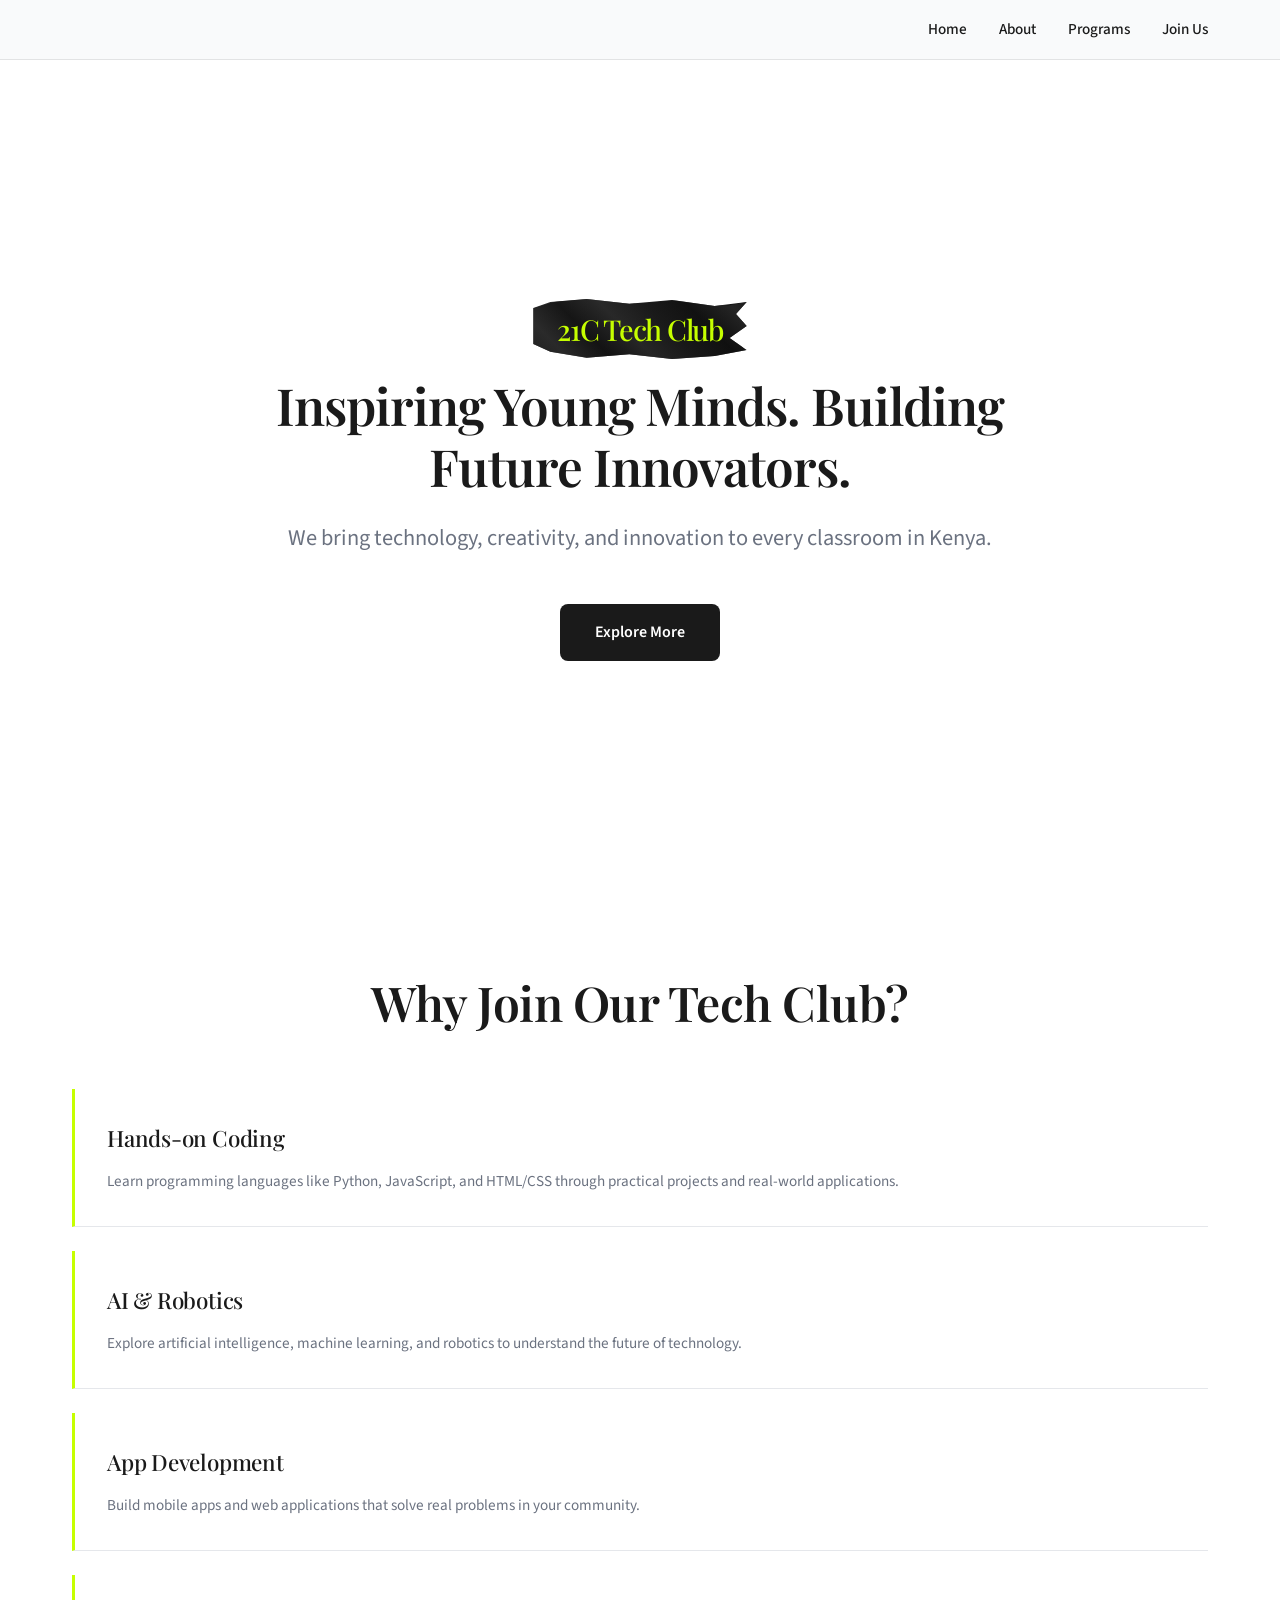
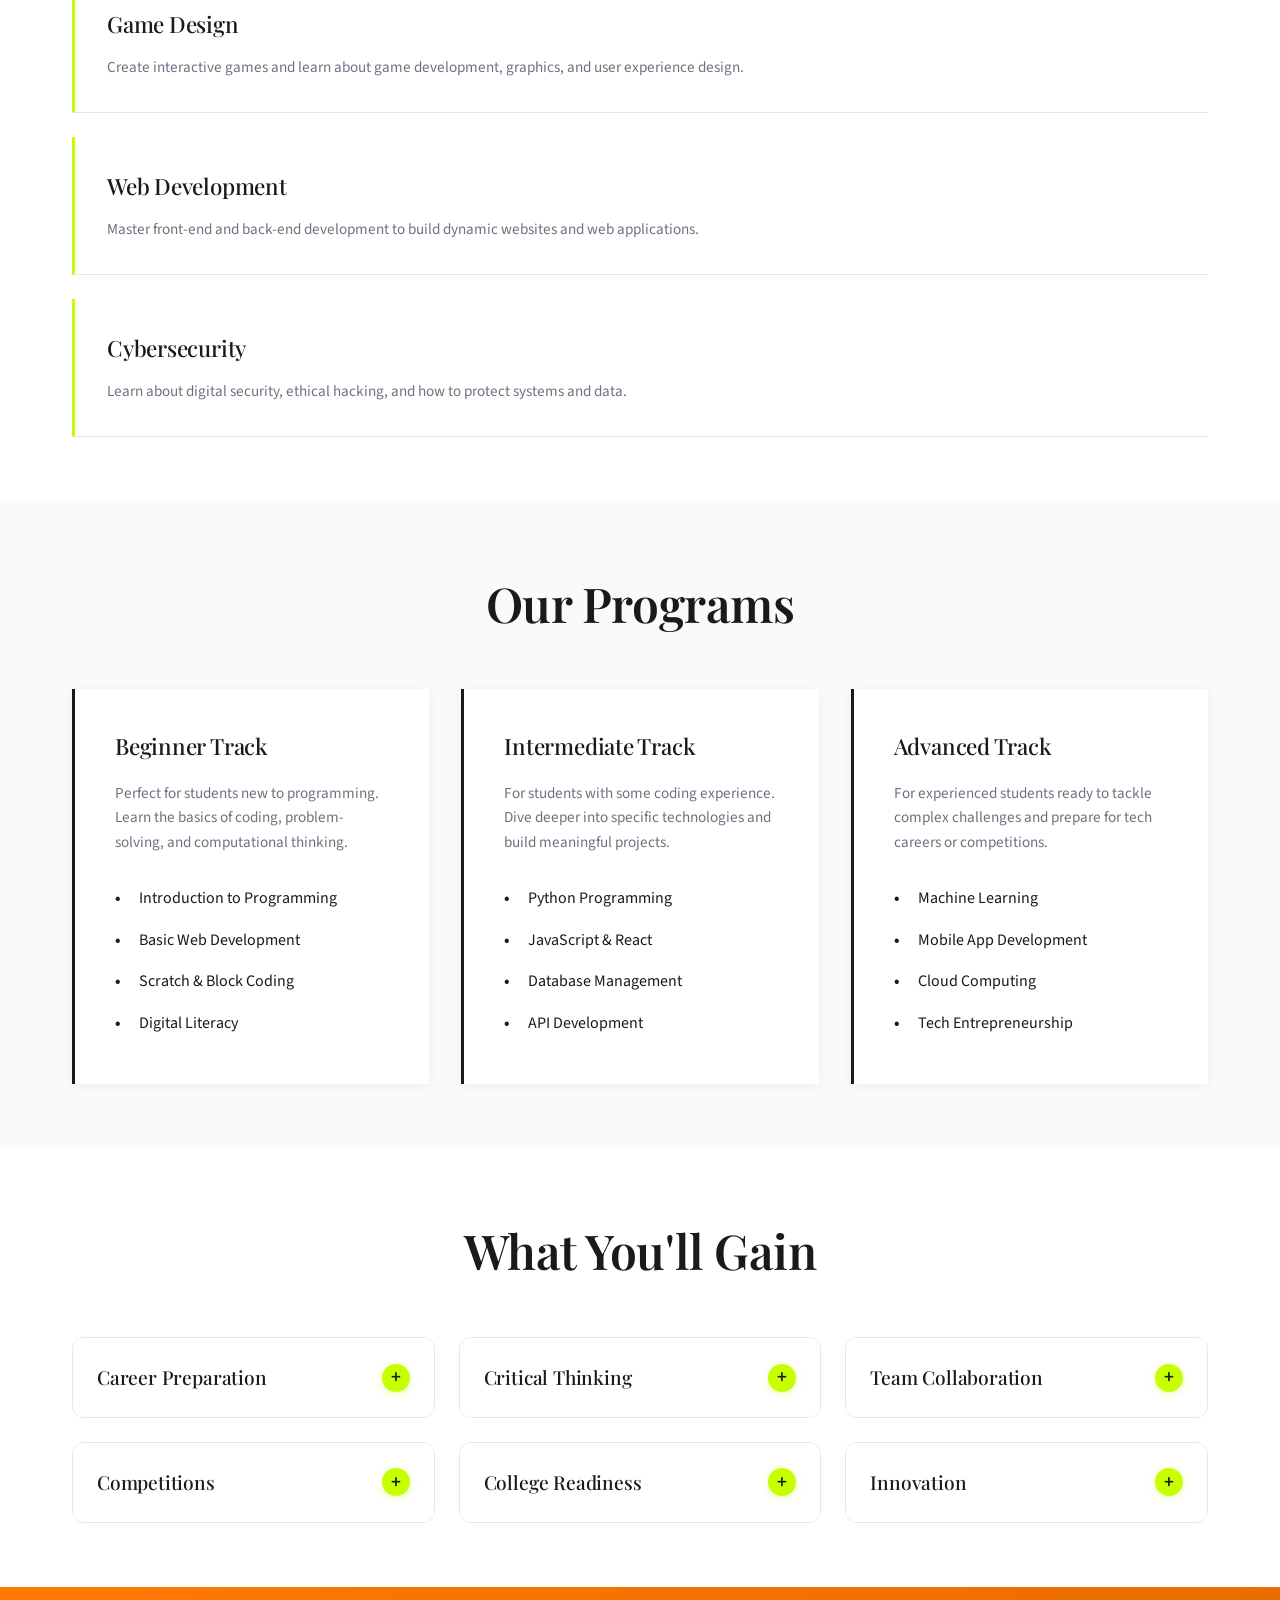
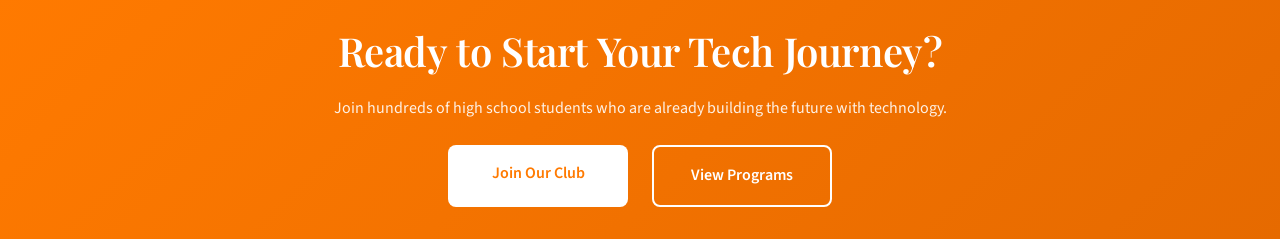
<file: index.html>
<!DOCTYPE html>
<html lang="en">
<head>
    <meta charset="UTF-8">
    <meta name="viewport" content="width=device-width, initial-scale=1.0">
    <title>21C Tech Club - Home</title>
    <link rel="stylesheet" href="styles.css">
    <link rel="preconnect" href="https://fonts.googleapis.com">
    <link rel="preconnect" href="https://fonts.gstatic.com" crossorigin>
    <link href="https://fonts.googleapis.com/css2?family=Playfair+Display:wght@400;500;600;700&family=Source+Sans+Pro:wght@300;400;500;600;700&display=swap" rel="stylesheet">
</head>
<body>
    <!-- Navigation -->
    <nav class="navbar">
        <div class="nav-container">
            <div class="nav-menu" id="nav-menu">
                <a href="index.html" class="nav-link">Home</a>
                <a href="about.html" class="nav-link">About</a>
                <a href="#programs" class="nav-link">Programs</a>
                <a href="join.html" class="nav-link">Join Us</a>
            </div>
            <div class="hamburger" id="hamburger">
                <span class="bar"></span>
                <span class="bar"></span>
                <span class="bar"></span>
            </div>
        </div>
    </nav>

    <!-- Hero Section -->
    <main class="hero">
        <div class="hero-content">
            <h1 class="hero-title">
                <span class="club-name">21C Tech Club</span>
                <span class="main-tagline">Inspiring Young Minds. Building Future Innovators.</span>
            </h1>
            <p class="hero-subtitle">We bring technology, creativity, and innovation to every classroom in Kenya.</p>
            <div class="hero-buttons">
                <a href="#explore" class="btn btn-primary">Explore More</a>
            </div>
        </div>
    </main>

    <!-- Explore Section -->
    <section id="explore" class="explore-section">
        <div class="container">
            <h2 class="section-title">Why Join Our Tech Club?</h2>
            <div class="features-grid">
                <div class="feature-card">
                    <h3>Hands-on Coding</h3>
                    <p>Learn programming languages like Python, JavaScript, and HTML/CSS through practical projects and real-world applications.</p>
                </div>
                <div class="feature-card">
                    <h3>AI & Robotics</h3>
                    <p>Explore artificial intelligence, machine learning, and robotics to understand the future of technology.</p>
                </div>
                <div class="feature-card">
                    <h3>App Development</h3>
                    <p>Build mobile apps and web applications that solve real problems in your community.</p>
                </div>
                <div class="feature-card">
                    <h3>Game Design</h3>
                    <p>Create interactive games and learn about game development, graphics, and user experience design.</p>
                </div>
                <div class="feature-card">
                    <h3>Web Development</h3>
                    <p>Master front-end and back-end development to build dynamic websites and web applications.</p>
                </div>
                <div class="feature-card">
                    <h3>Cybersecurity</h3>
                    <p>Learn about digital security, ethical hacking, and how to protect systems and data.</p>
                </div>
            </div>
        </div>
    </section>

    <!-- Programs Section -->
    <section id="programs" class="programs-section">
        <div class="container">
            <h2 class="section-title">Our Programs</h2>
            <div class="programs-grid">
                <div class="program-card">
                    <h3>Beginner Track</h3>
                    <p>Perfect for students new to programming. Learn the basics of coding, problem-solving, and computational thinking.</p>
                    <ul>
                        <li>Introduction to Programming</li>
                        <li>Basic Web Development</li>
                        <li>Scratch & Block Coding</li>
                        <li>Digital Literacy</li>
                    </ul>
                </div>
                <div class="program-card">
                    <h3>Intermediate Track</h3>
                    <p>For students with some coding experience. Dive deeper into specific technologies and build meaningful projects.</p>
                    <ul>
                        <li>Python Programming</li>
                        <li>JavaScript & React</li>
                        <li>Database Management</li>
                        <li>API Development</li>
                    </ul>
                </div>
                <div class="program-card">
                    <h3>Advanced Track</h3>
                    <p>For experienced students ready to tackle complex challenges and prepare for tech careers or competitions.</p>
                    <ul>
                        <li>Machine Learning</li>
                        <li>Mobile App Development</li>
                        <li>Cloud Computing</li>
                        <li>Tech Entrepreneurship</li>
                    </ul>
                </div>
            </div>
        </div>
    </section>

    <!-- Benefits Section -->
    <section class="benefits-section">
        <div class="container">
            <h2 class="section-title">What You'll Gain</h2>
            <div class="benefits-grid">
                <div class="benefit-card" data-card="1">
                    <div class="benefit-header">
                        <h3>Career Preparation</h3>
                        <span class="toggle-icon">+</span>
                    </div>
                    <div class="benefit-content">
                        <p>Develop skills that are in high demand in today's job market and prepare for tech careers.</p>
                    </div>
                </div>
                <div class="benefit-card" data-card="2">
                    <div class="benefit-header">
                        <h3>Critical Thinking</h3>
                        <span class="toggle-icon">+</span>
                    </div>
                    <div class="benefit-content">
                        <p>Enhance problem-solving abilities and logical reasoning through coding challenges.</p>
                    </div>
                </div>
                <div class="benefit-card" data-card="3">
                    <div class="benefit-header">
                        <h3>Team Collaboration</h3>
                        <span class="toggle-icon">+</span>
                    </div>
                    <div class="benefit-content">
                        <p>Work on group projects and learn how to collaborate effectively in tech teams.</p>
                    </div>
                </div>
                <div class="benefit-card" data-card="4">
                    <div class="benefit-header">
                        <h3>Competitions</h3>
                        <span class="toggle-icon">+</span>
                    </div>
                    <div class="benefit-content">
                        <p>Participate in coding competitions, hackathons, and tech challenges.</p>
                    </div>
                </div>
                <div class="benefit-card" data-card="5">
                    <div class="benefit-header">
                        <h3>College Readiness</h3>
                        <span class="toggle-icon">+</span>
                    </div>
                    <div class="benefit-content">
                        <p>Build a strong foundation for computer science and engineering programs.</p>
                    </div>
                </div>
                <div class="benefit-card" data-card="6">
                    <div class="benefit-header">
                        <h3>Innovation</h3>
                        <span class="toggle-icon">+</span>
                    </div>
                    <div class="benefit-content">
                        <p>Learn to think creatively and develop innovative solutions to real-world problems.</p>
                    </div>
                </div>
            </div>
        </div>
    </section>

    <!-- CTA Section -->
    <section class="cta-section">
        <div class="container">
            <h2>Ready to Start Your Tech Journey?</h2>
            <p>Join hundreds of high school students who are already building the future with technology.</p>
            <div class="cta-buttons">
                <a href="join.html" class="btn btn-primary">Join Our Club</a>
                <a href="programs.html" class="btn btn-secondary">View Programs</a>
            </div>
        </div>
    </section>

    <script src="script.js"></script>
</body>
</html>
</file>
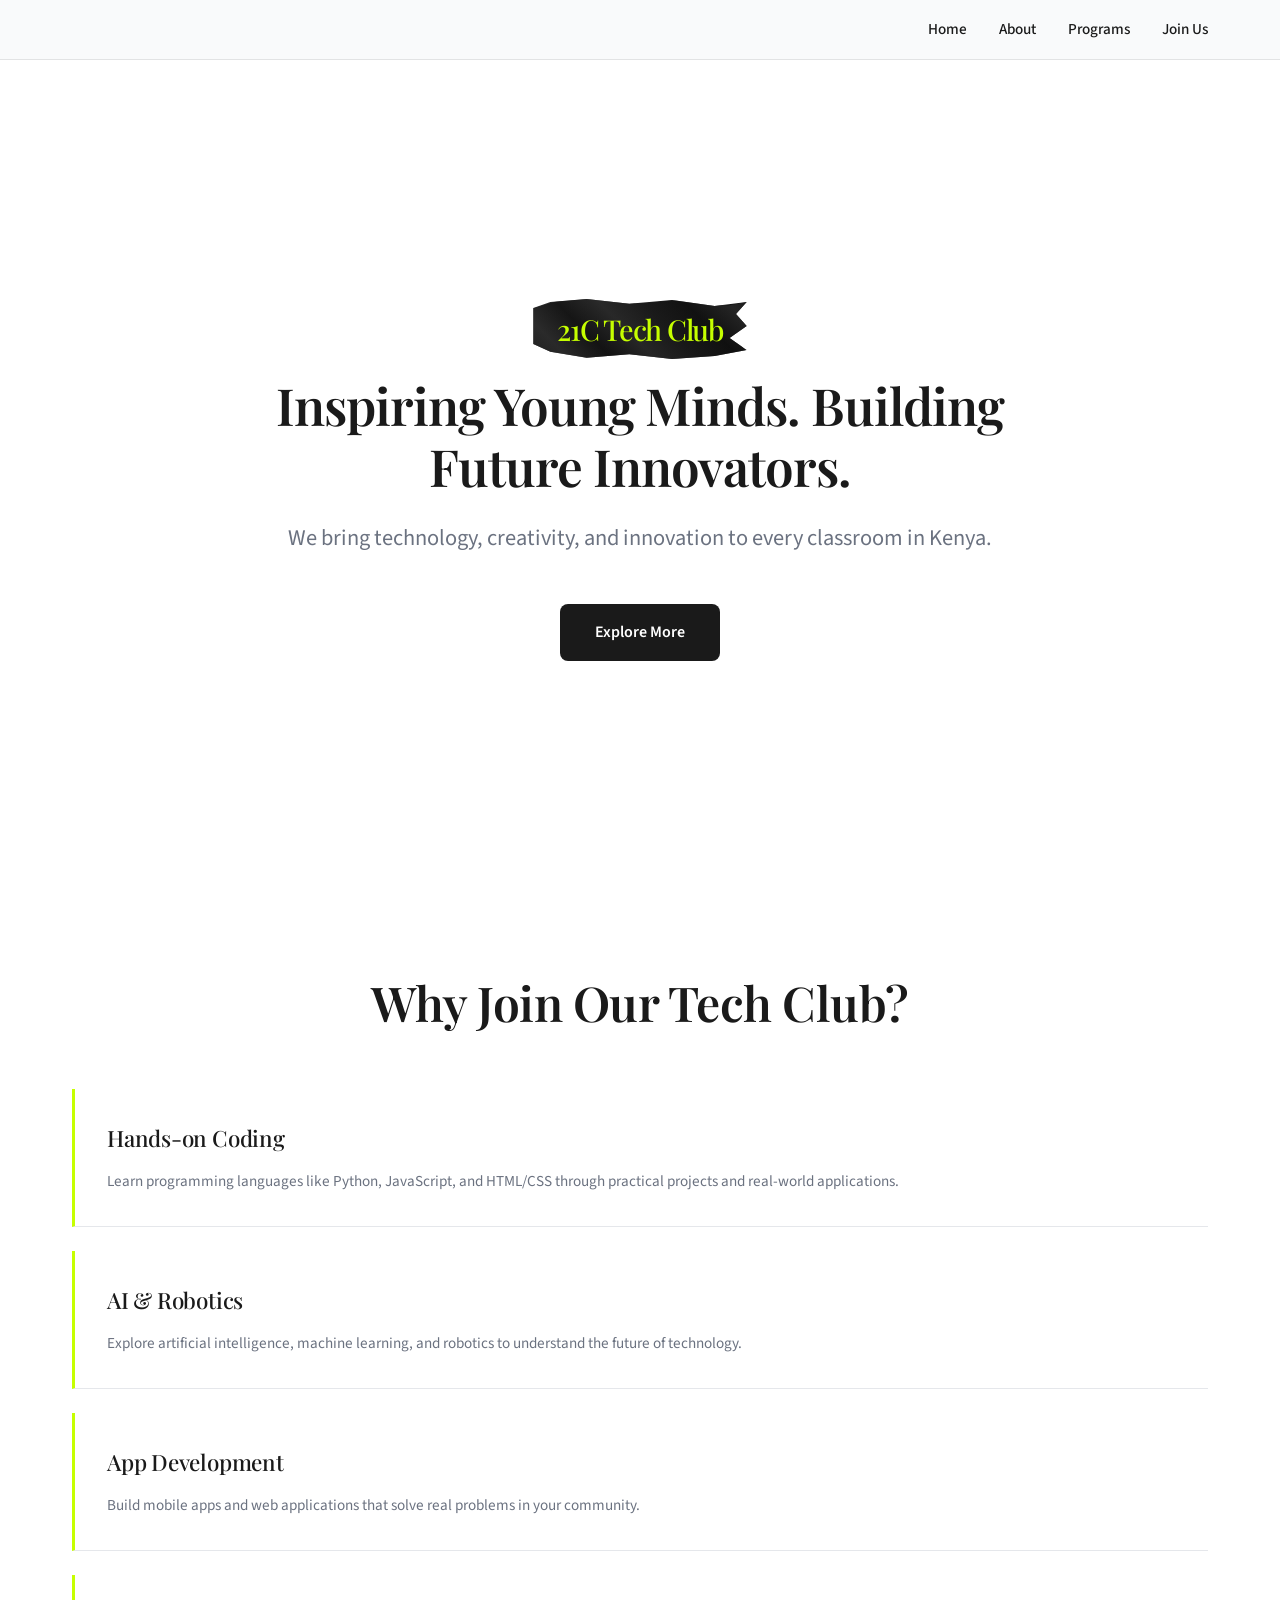
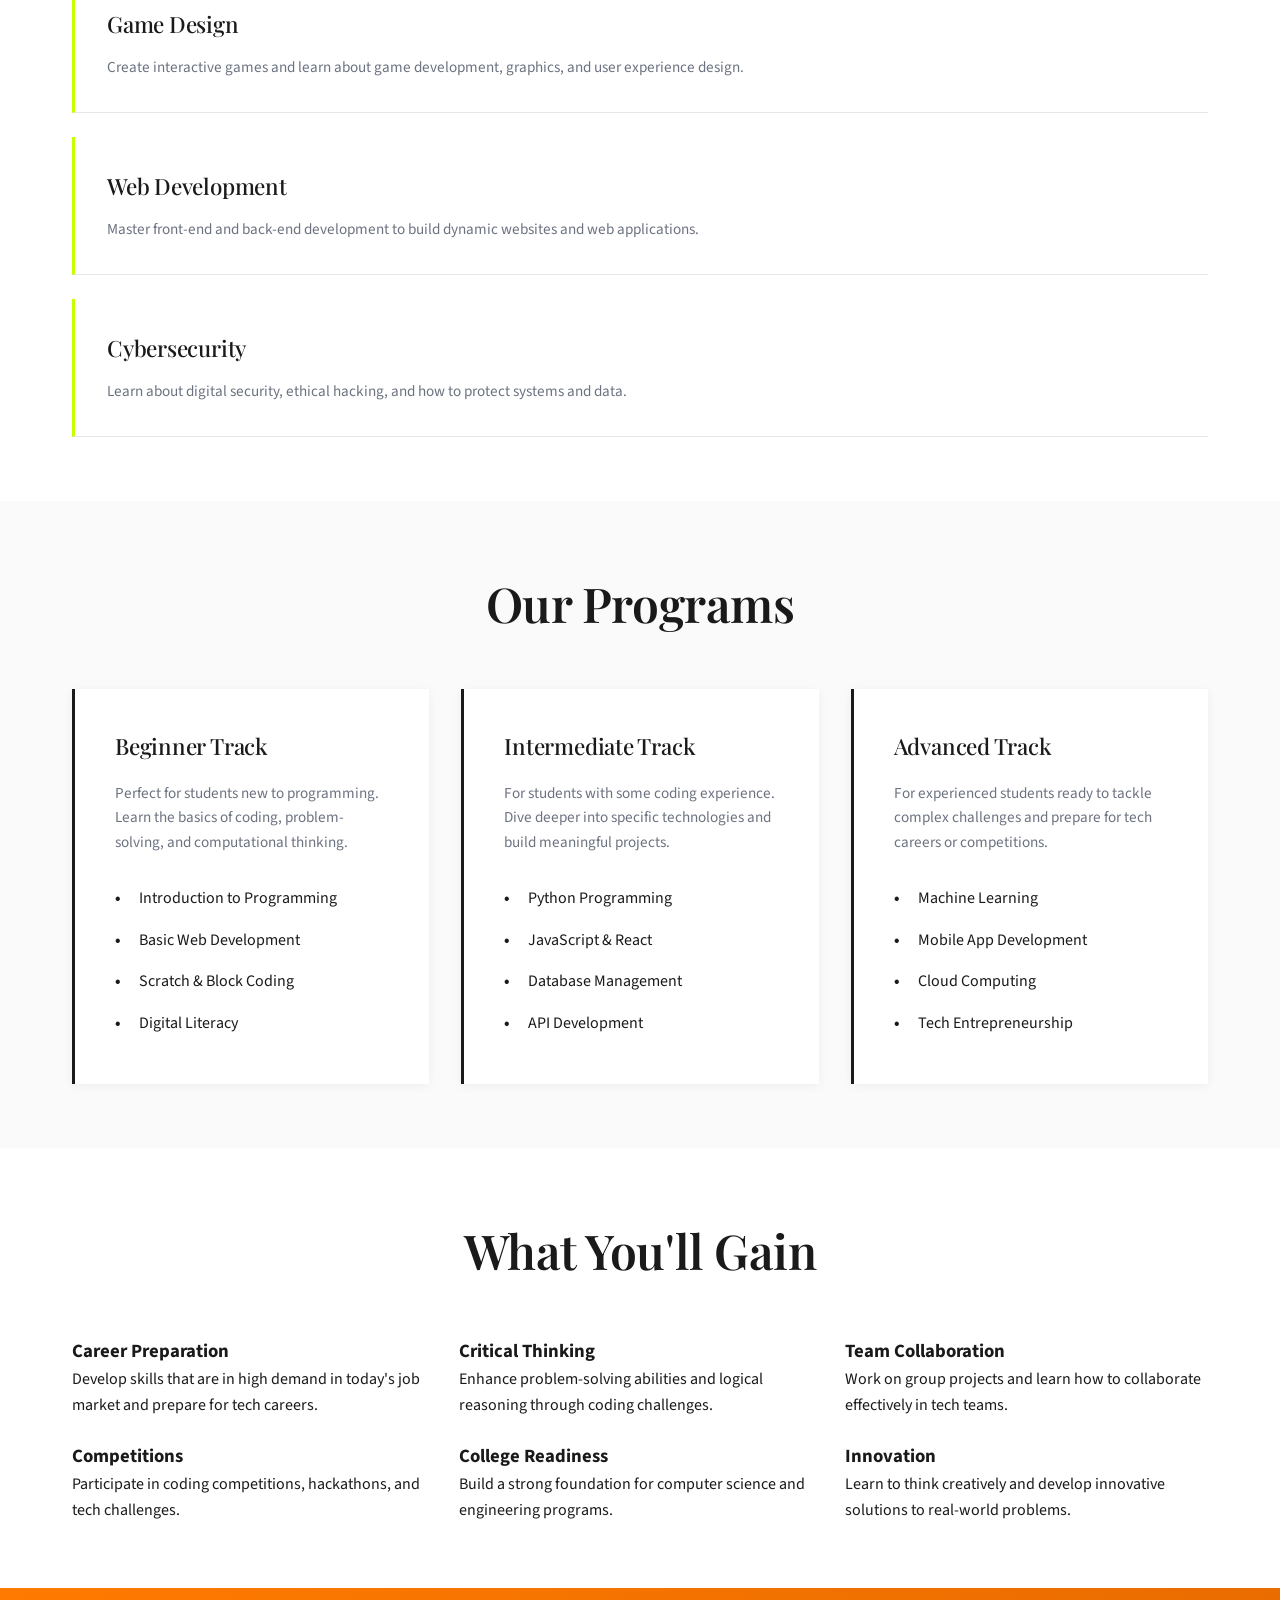
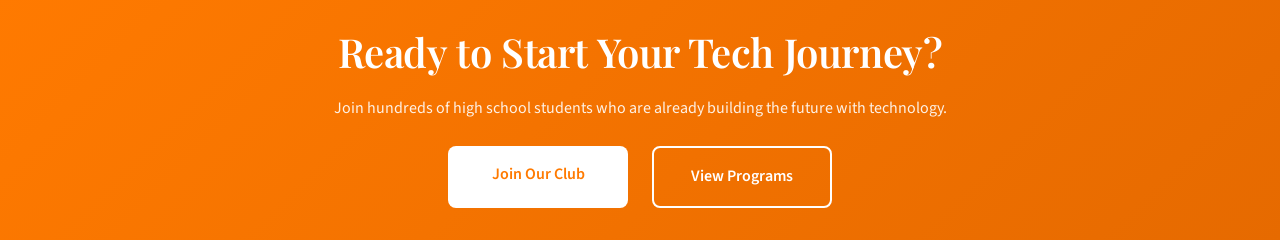
<file: home.html>
<!DOCTYPE html>
<html lang="en">
<head>
    <meta charset="UTF-8">
    <meta name="viewport" content="width=device-width, initial-scale=1.0">
    <title>21C Tech Club - Home</title>
    <link rel="stylesheet" href="styles.css">
    <link rel="preconnect" href="https://fonts.googleapis.com">
    <link rel="preconnect" href="https://fonts.gstatic.com" crossorigin>
    <link href="https://fonts.googleapis.com/css2?family=Playfair+Display:wght@400;500;600;700&family=Source+Sans+Pro:wght@300;400;500;600;700&display=swap" rel="stylesheet">
</head>
<body>
    <!-- Navigation -->
    <nav class="navbar">
        <div class="nav-container">
            <div class="nav-menu" id="nav-menu">
                <a href="home.html" class="nav-link">Home</a>
                <a href="about.html" class="nav-link">About</a>
                <a href="programs.html" class="nav-link">Programs</a>
                <a href="join.html" class="nav-link">Join Us</a>
            </div>
            <div class="hamburger" id="hamburger">
                <span class="bar"></span>
                <span class="bar"></span>
                <span class="bar"></span>
            </div>
        </div>
    </nav>

    <!-- Hero Section -->
    <main class="hero">
        <div class="hero-content">
            <h1 class="hero-title">
                <span class="club-name">21C Tech Club</span>
                <span class="main-tagline">Inspiring Young Minds. Building Future Innovators.</span>
            </h1>
            <p class="hero-subtitle">We bring technology, creativity, and innovation to every classroom in Kenya.</p>
            <div class="hero-buttons">
                <a href="#explore" class="btn btn-primary">Explore More</a>
            </div>
        </div>
    </main>

    <!-- Explore Section -->
    <section id="explore" class="explore-section">
        <div class="container">
            <h2 class="section-title">Why Join Our Tech Club?</h2>
            <div class="features-grid">
                <div class="feature-card">
                    <h3>Hands-on Coding</h3>
                    <p>Learn programming languages like Python, JavaScript, and HTML/CSS through practical projects and real-world applications.</p>
                </div>
                <div class="feature-card">
                    <h3>AI & Robotics</h3>
                    <p>Explore artificial intelligence, machine learning, and robotics to understand the future of technology.</p>
                </div>
                <div class="feature-card">
                    <h3>App Development</h3>
                    <p>Build mobile apps and web applications that solve real problems in your community.</p>
                </div>
                <div class="feature-card">
                    <h3>Game Design</h3>
                    <p>Create interactive games and learn about game development, graphics, and user experience design.</p>
                </div>
                <div class="feature-card">
                    <h3>Web Development</h3>
                    <p>Master front-end and back-end development to build dynamic websites and web applications.</p>
                </div>
                <div class="feature-card">
                    <h3>Cybersecurity</h3>
                    <p>Learn about digital security, ethical hacking, and how to protect systems and data.</p>
                </div>
            </div>
        </div>
    </section>

    <!-- Programs Section -->
    <section class="programs-section">
        <div class="container">
            <h2 class="section-title">Our Programs</h2>
            <div class="programs-grid">
                <div class="program-card">
                    <h3>Beginner Track</h3>
                    <p>Perfect for students new to programming. Learn the basics of coding, problem-solving, and computational thinking.</p>
                    <ul>
                        <li>Introduction to Programming</li>
                        <li>Basic Web Development</li>
                        <li>Scratch & Block Coding</li>
                        <li>Digital Literacy</li>
                    </ul>
                </div>
                <div class="program-card">
                    <h3>Intermediate Track</h3>
                    <p>For students with some coding experience. Dive deeper into specific technologies and build meaningful projects.</p>
                    <ul>
                        <li>Python Programming</li>
                        <li>JavaScript & React</li>
                        <li>Database Management</li>
                        <li>API Development</li>
                    </ul>
                </div>
                <div class="program-card">
                    <h3>Advanced Track</h3>
                    <p>For experienced students ready to tackle complex challenges and prepare for tech careers or competitions.</p>
                    <ul>
                        <li>Machine Learning</li>
                        <li>Mobile App Development</li>
                        <li>Cloud Computing</li>
                        <li>Tech Entrepreneurship</li>
                    </ul>
                </div>
            </div>
        </div>
    </section>

    <!-- Benefits Section -->
    <section class="benefits-section">
        <div class="container">
            <h2 class="section-title">What You'll Gain</h2>
            <div class="benefits-grid">
                <div class="benefit-item">
                    <h3>Career Preparation</h3>
                    <p>Develop skills that are in high demand in today's job market and prepare for tech careers.</p>
                </div>
                <div class="benefit-item">
                    <h3>Critical Thinking</h3>
                    <p>Enhance problem-solving abilities and logical reasoning through coding challenges.</p>
                </div>
                <div class="benefit-item">
                    <h3>Team Collaboration</h3>
                    <p>Work on group projects and learn how to collaborate effectively in tech teams.</p>
                </div>
                <div class="benefit-item">
                    <h3>Competitions</h3>
                    <p>Participate in coding competitions, hackathons, and tech challenges.</p>
                </div>
                <div class="benefit-item">
                    <h3>College Readiness</h3>
                    <p>Build a strong foundation for computer science and engineering programs.</p>
                </div>
                <div class="benefit-item">
                    <h3>Innovation</h3>
                    <p>Learn to think creatively and develop innovative solutions to real-world problems.</p>
                </div>
            </div>
        </div>
    </section>

    <!-- CTA Section -->
    <section class="cta-section">
        <div class="container">
            <h2>Ready to Start Your Tech Journey?</h2>
            <p>Join hundreds of high school students who are already building the future with technology.</p>
            <div class="cta-buttons">
                <a href="join.html" class="btn btn-primary">Join Our Club</a>
                <a href="programs.html" class="btn btn-secondary">View Programs</a>
            </div>
        </div>
    </section>

    <script src="script.js"></script>
</body>
</html>
</file>
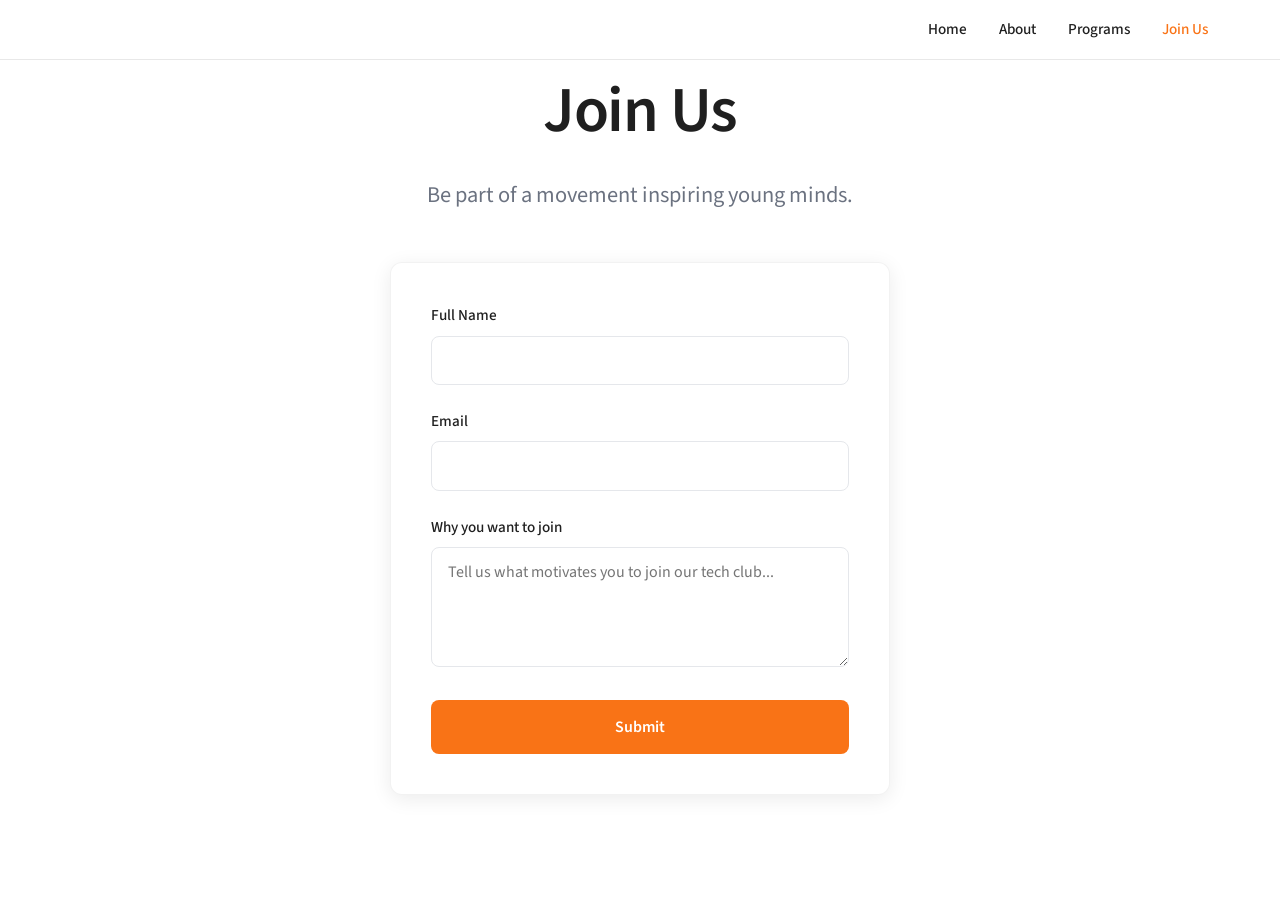
<file: join.html>
<!DOCTYPE html>
<html lang="en">
<head>
    <meta charset="UTF-8">
    <meta name="viewport" content="width=device-width, initial-scale=1.0">
    <title>21C Tech Club - Join Us</title>
    <link rel="preconnect" href="https://fonts.googleapis.com">
    <link rel="preconnect" href="https://fonts.gstatic.com" crossorigin>
    <link href="https://fonts.googleapis.com/css2?family=Source+Sans+Pro:wght@300;400;500;600;700&display=swap" rel="stylesheet">
    <style>
        * {
            margin: 0;
            padding: 0;
            box-sizing: border-box;
        }

        :root {
            --orange: #f97316;
            --white: #ffffff;
            --charcoal: #1f1f1f;
            --text-light: #6b7280;
            --nav-height: 60px;
            --font-family: 'Source Sans Pro', sans-serif;
        }

        body {
            font-family: var(--font-family);
            background-color: var(--white);
            color: var(--charcoal);
            line-height: 1.6;
            overflow-x: hidden;
        }

        /* Navigation */
        .navbar {
            position: fixed;
            top: 0;
            left: 0;
            right: 0;
            height: var(--nav-height);
            background-color: rgba(255, 255, 255, 0.95);
            backdrop-filter: blur(10px);
            border-bottom: 1px solid rgba(31, 31, 31, 0.1);
            z-index: 1000;
            transition: all 0.3s ease;
        }

        .nav-container {
            max-width: 1200px;
            margin: 0 auto;
            padding: 0 2rem;
            height: 100%;
            display: flex;
            justify-content: flex-end;
            align-items: center;
        }

        .nav-menu {
            display: flex;
            gap: 2rem;
            align-items: center;
        }

        .nav-link {
            color: var(--charcoal);
            text-decoration: none;
            font-weight: 500;
            font-size: 0.95rem;
            transition: color 0.3s ease;
        }

        .nav-link:hover {
            color: var(--orange);
        }

        .nav-link.active {
            color: var(--orange);
        }

        /* Hamburger Menu */
        .hamburger {
            display: none;
            flex-direction: column;
            cursor: pointer;
            gap: 4px;
        }

        .bar {
            width: 25px;
            height: 3px;
            background-color: var(--charcoal);
            transition: 0.3s;
            border-radius: 2px;
        }

        /* Main Content */
        .main-content {
            min-height: 100vh;
            display: flex;
            flex-direction: column;
            justify-content: center;
            align-items: center;
            padding: var(--nav-height) 2rem 2rem;
        }

        /* Heading Section */
        .heading-section {
            text-align: center;
            margin-bottom: 3rem;
            opacity: 0;
            animation: fadeInUp 0.8s ease-out 0.2s forwards;
        }

        .main-heading {
            font-size: clamp(2.5rem, 5vw, 4rem);
            font-weight: 600;
            margin-bottom: 1rem;
            color: var(--charcoal);
            letter-spacing: -0.02em;
        }

        .subtitle {
            font-size: clamp(1.1rem, 2.5vw, 1.4rem);
            color: var(--text-light);
            font-weight: 400;
        }

        /* Form Section */
        .form-section {
            width: 100%;
            max-width: 500px;
            opacity: 0;
            animation: fadeInUp 0.8s ease-out 0.4s forwards;
        }

        .join-form {
            background: var(--white);
            padding: 2.5rem;
            border-radius: 12px;
            box-shadow: 0 4px 20px rgba(0, 0, 0, 0.08);
            border: 1px solid rgba(0, 0, 0, 0.05);
        }

        .form-group {
            margin-bottom: 1.5rem;
        }

        .form-label {
            display: block;
            margin-bottom: 0.5rem;
            font-weight: 500;
            color: var(--charcoal);
            font-size: 0.95rem;
        }

        .form-input,
        .form-textarea {
            width: 100%;
            padding: 0.8rem 1rem;
            border: 1px solid #e5e7eb;
            border-radius: 8px;
            font-size: 1rem;
            font-family: var(--font-family);
            transition: all 0.3s ease;
            background-color: var(--white);
        }

        .form-input:focus,
        .form-textarea:focus {
            outline: none;
            border-color: var(--orange);
            box-shadow: 0 0 0 3px rgba(249, 115, 22, 0.1);
        }

        .form-textarea {
            resize: vertical;
            min-height: 120px;
        }

        .submit-btn {
            width: 100%;
            padding: 1rem 2rem;
            background-color: var(--orange);
            color: var(--white);
            border: none;
            border-radius: 8px;
            font-size: 1rem;
            font-weight: 600;
            font-family: var(--font-family);
            cursor: pointer;
            transition: all 0.3s ease;
        }

        .submit-btn:hover {
            background-color: #ea580c;
            transform: translateY(-2px);
            box-shadow: 0 8px 25px rgba(249, 115, 22, 0.3);
        }

        .submit-btn:active {
            transform: translateY(0);
        }

        /* Success Message */
        .success-message {
            margin-top: 1.5rem;
            padding: 1rem;
            background-color: #f0f9ff;
            border: 1px solid #0ea5e9;
            border-radius: 8px;
            color: #0369a1;
            text-align: center;
            font-weight: 500;
            opacity: 0;
            transform: translateY(10px);
            transition: all 0.3s ease;
        }

        .success-message.show {
            opacity: 1;
            transform: translateY(0);
        }

        /* Animations */
        @keyframes fadeInUp {
            from {
                opacity: 0;
                transform: translateY(30px);
            }
            to {
                opacity: 1;
                transform: translateY(0);
            }
        }

        /* Responsive Design */
        @media (max-width: 768px) {
            .nav-menu {
                position: fixed;
                top: var(--nav-height);
                left: -100%;
                width: 100%;
                height: calc(100vh - var(--nav-height));
                background-color: var(--white);
                flex-direction: column;
                justify-content: flex-start;
                align-items: center;
                padding-top: 2rem;
                transition: left 0.3s ease;
                box-shadow: 0 2px 10px rgba(31, 31, 31, 0.1);
            }

            .nav-menu.active {
                left: 0;
            }

            .nav-menu .nav-link {
                font-size: 1.2rem;
                margin: 1rem 0;
            }

            .hamburger {
                display: flex;
            }

            .hamburger.active .bar:nth-child(2) {
                opacity: 0;
            }

            .hamburger.active .bar:nth-child(1) {
                transform: translateY(7px) rotate(45deg);
            }

            .hamburger.active .bar:nth-child(3) {
                transform: translateY(-7px) rotate(-45deg);
            }

            .main-content {
                padding: var(--nav-height) 1rem 1rem;
            }

            .join-form {
                padding: 2rem 1.5rem;
            }
        }

        @media (max-width: 480px) {
            .nav-container {
                padding: 0 1rem;
            }

            .join-form {
                padding: 1.5rem 1rem;
            }
        }

        /* Focus states for accessibility */
        .nav-link:focus,
        .form-input:focus,
        .form-textarea:focus,
        .submit-btn:focus {
            outline: 2px solid var(--orange);
            outline-offset: 2px;
        }
    </style>
</head>
<body>
    <!-- Navigation -->
    <nav class="navbar">
        <div class="nav-container">
            <div class="nav-menu" id="nav-menu">
                <a href="index.html" class="nav-link">Home</a>
                <a href="about.html" class="nav-link">About</a>
                <a href="programs.html" class="nav-link">Programs</a>
                <a href="join.html" class="nav-link active">Join Us</a>
            </div>
            <div class="hamburger" id="hamburger">
                <span class="bar"></span>
                <span class="bar"></span>
                <span class="bar"></span>
            </div>
        </div>
    </nav>

    <!-- Main Content -->
    <main class="main-content">
        <!-- Heading Section -->
        <div class="heading-section">
            <h1 class="main-heading">Join Us</h1>
            <p class="subtitle">Be part of a movement inspiring young minds.</p>
        </div>

        <!-- Form Section -->
        <div class="form-section">
            <form class="join-form" id="joinForm">
                <div class="form-group">
                    <label for="fullName" class="form-label">Full Name</label>
                    <input type="text" id="fullName" name="fullName" class="form-input" required>
                </div>

                <div class="form-group">
                    <label for="email" class="form-label">Email</label>
                    <input type="email" id="email" name="email" class="form-input" required>
                </div>

                <div class="form-group">
                    <label for="reason" class="form-label">Why you want to join</label>
                    <textarea id="reason" name="reason" class="form-textarea" placeholder="Tell us what motivates you to join our tech club..." required></textarea>
                </div>

                <button type="submit" class="submit-btn">Submit</button>
            </form>

            <div class="success-message" id="successMessage">
                Thanks for joining us! We'll reach out soon.
            </div>
        </div>
    </main>

    <script>
        // Mobile Navigation Toggle
        document.addEventListener('DOMContentLoaded', function() {
            const hamburger = document.getElementById('hamburger');
            const navMenu = document.getElementById('nav-menu');
            
            // Toggle mobile menu
            hamburger.addEventListener('click', function() {
                hamburger.classList.toggle('active');
                navMenu.classList.toggle('active');
            });
            
            // Close mobile menu when clicking on a link
            const navLinks = document.querySelectorAll('.nav-link');
            navLinks.forEach(link => {
                link.addEventListener('click', function() {
                    hamburger.classList.remove('active');
                    navMenu.classList.remove('active');
                });
            });
            
            // Close mobile menu when clicking outside
            document.addEventListener('click', function(event) {
                const isClickInsideNav = navMenu.contains(event.target) || hamburger.contains(event.target);
                if (!isClickInsideNav && navMenu.classList.contains('active')) {
                    hamburger.classList.remove('active');
                    navMenu.classList.remove('active');
                }
            });
        });

        // Form Submission
        document.getElementById('joinForm').addEventListener('submit', function(e) {
            e.preventDefault();
            
            // Get form data
            const formData = new FormData(this);
            const fullName = formData.get('fullName');
            const email = formData.get('email');
            const reason = formData.get('reason');
            
            // Basic validation
            if (!fullName || !email || !reason) {
                alert('Please fill in all fields.');
                return;
            }
            
            // Simulate form submission
            setTimeout(() => {
                // Show success message
                const successMessage = document.getElementById('successMessage');
                successMessage.classList.add('show');
                
                // Reset form
                this.reset();
                
                // Hide success message after 5 seconds
                setTimeout(() => {
                    successMessage.classList.remove('show');
                }, 5000);
            }, 500);
        });

        // Navbar scroll effect
        window.addEventListener('scroll', function() {
            const navbar = document.querySelector('.navbar');
            if (window.scrollY > 50) {
                navbar.style.boxShadow = '0 2px 20px rgba(31, 31, 31, 0.1)';
            } else {
                navbar.style.boxShadow = 'none';
            }
        });
    </script>
</body>
</html>
</file>
<file: styles.css>
/* Reset and Base Styles */
* {
    margin: 0;
    padding: 0;
    box-sizing: border-box;
}

:root {
    /* Color Palette */
    --primary-dark: #1A1A1A;
    --secondary-gray: #4A4A4A;
    --accent-light: #F8F9FA;
    --background-white: #FFFFFF;
    --text-dark: #1A1A1A;
    --text-light: #6B7280;
    --white: #FFFFFF;
    --accent-lime: #C6FF00;
    --accent-orange: #FF7A00;
    
    /* Typography */
    --font-heading: 'Playfair Display', serif;
    --font-body: 'Source Sans Pro', sans-serif;
    
    /* Spacing */
    --nav-height: 60px;
    --container-padding: 2rem;
    --section-padding: 4rem 0;
}

body {
    font-family: var(--font-body);
    background-color: var(--background-white);
    color: var(--text-dark);
    line-height: 1.6;
    overflow-x: hidden;
}

/* Navigation Styles */
.navbar {
    position: fixed;
    top: 0;
    left: 0;
    right: 0;
    height: var(--nav-height);
    background-color: rgba(249, 250, 251, 0.95);
    backdrop-filter: blur(10px);
    border-bottom: 1px solid rgba(28, 28, 28, 0.1);
    z-index: 1000;
    transition: all 0.3s ease;
}

.navbar.scrolled {
    box-shadow: 0 2px 20px rgba(28, 28, 28, 0.1);
}

.nav-container {
    max-width: 1200px;
    margin: 0 auto;
    padding: 0 var(--container-padding);
    height: 100%;
    display: flex;
    justify-content: flex-end;
    align-items: center;
}

.nav-menu {
    display: flex;
    gap: 2rem;
    align-items: center;
}

.nav-link {
    color: var(--text-dark);
    text-decoration: none;
    font-weight: 500;
    font-size: 0.95rem;
    position: relative;
    transition: all 0.3s ease;
}

.nav-link:hover {
    color: var(--accent-lime);
}

.nav-link::after {
    content: '';
    position: absolute;
    bottom: -5px;
    left: 0;
    width: 0;
    height: 2px;
    background-color: var(--accent-lime);
    transition: width 0.3s ease;
}

.nav-link:hover::after {
    width: 100%;
}

/* Hamburger Menu */
.hamburger {
    display: none;
    flex-direction: column;
    cursor: pointer;
    gap: 4px;
}

.bar {
    width: 25px;
    height: 3px;
    background-color: var(--text-dark);
    transition: 0.3s;
    border-radius: 2px;
}

/* Hero Section */
.hero {
    min-height: 100vh;
    display: flex;
    align-items: center;
    justify-content: center;
    background: var(--background-white);
    padding: var(--nav-height) 0 0;
    position: relative;
}

.hero::before {
    content: '';
    position: absolute;
    top: 0;
    left: 0;
    right: 0;
    bottom: 0;
    background: var(--background-white);
    z-index: 1;
}

.hero-content {
    max-width: 800px;
    text-align: center;
    padding: 0 var(--container-padding);
    position: relative;
    z-index: 2;
}

.hero-title {
    font-family: var(--font-heading);
    font-size: clamp(2.5rem, 5vw, 4rem);
    font-weight: 600;
    line-height: 1.2;
    margin-bottom: 1.5rem;
    color: var(--text-dark);
    letter-spacing: -0.02em;
}

.hero-title {
    font-family: var(--font-heading);
    font-size: clamp(2.5rem, 5vw, 4rem);
    font-weight: 600;
    line-height: 1.2;
    margin-bottom: 1.5rem;
    color: var(--text-dark);
    letter-spacing: -0.02em;
    display: flex;
    flex-direction: column;
    align-items: center;
    gap: 1rem;
}

.hero-title .club-name {
    color: var(--accent-lime);
    font-size: clamp(1.2rem, 2.5vw, 1.8rem);
    font-weight: 500;
    display: inline-block;
    margin-bottom: 0;
    padding: 0.8rem 1.5rem;
    background: linear-gradient(135deg, #2C2C2C 0%, #1A1A1A 50%, #0F0F0F 100%);
    position: relative;
    overflow: visible;
    clip-path: polygon(
        0% 15%, 
        8% 5%, 
        25% 0%, 
        45% 8%, 
        65% 2%, 
        85% 12%, 
        100% 5%, 
        95% 25%, 
        100% 45%, 
        92% 65%, 
        100% 85%, 
        85% 95%, 
        65% 100%, 
        45% 92%, 
        25% 98%, 
        8% 88%, 
        0% 75%
    );
}

.hero-title .main-tagline {
    font-size: clamp(2rem, 4vw, 3.2rem);
    font-weight: 600;
    color: var(--text-dark);
    letter-spacing: -0.02em;
    text-align: center;
}

.hero-title .club-name::before {
    content: '';
    position: absolute;
    top: -3px;
    left: -3px;
    right: -3px;
    bottom: -3px;
    background: linear-gradient(45deg, 
        #1A1A1A 0%, 
        #2C2C2C 15%, 
        #0F0F0F 30%, 
        #2C2C2C 45%, 
        #1A1A1A 60%, 
        #0F0F0F 75%, 
        #2C2C2C 90%, 
        #1A1A1A 100%);
    clip-path: polygon(
        0% 20%, 
        12% 8%, 
        30% 3%, 
        50% 12%, 
        70% 5%, 
        90% 15%, 
        100% 8%, 
        98% 30%, 
        100% 50%, 
        95% 70%, 
        100% 90%, 
        88% 98%, 
        70% 100%, 
        50% 95%, 
        30% 100%, 
        12% 92%, 
        0% 80%
    );
    z-index: -1;
    opacity: 0.7;
}

.hero-title .club-name::after {
    content: '';
    position: absolute;
    bottom: -12px;
    left: 15%;
    width: 70%;
    height: 8px;
    background: linear-gradient(90deg, 
        transparent 0%, 
        #1A1A1A 10%, 
        #2C2C2C 25%, 
        #0F0F0F 40%, 
        #2C2C2C 55%, 
        #1A1A1A 70%, 
        #0F0F0F 85%, 
        transparent 100%);
    clip-path: polygon(
        0% 0%, 
        20% 100%, 
        40% 80%, 
        60% 100%, 
        80% 60%, 
        100% 0%
    );
    opacity: 0.8;
}

.hero-subtitle {
    font-family: var(--font-body);
    font-size: clamp(1.1rem, 2.5vw, 1.4rem);
    color: var(--text-light);
    margin-bottom: 3rem;
    font-weight: 400;
    line-height: 1.5;
}

.hero-buttons {
    display: flex;
    gap: 1.5rem;
    justify-content: center;
    flex-wrap: wrap;
}

/* Button Styles */
.btn {
    display: inline-block;
    padding: 1rem 2rem;
    border-radius: 8px;
    text-decoration: none;
    font-weight: 600;
    font-size: 1rem;
    transition: all 0.3s ease;
    border: none;
    cursor: pointer;
    min-width: 160px;
    text-align: center;
}

.btn-primary {
    background-color: var(--primary-dark);
    color: var(--white);
}

.btn-primary:hover {
    background-color: var(--secondary-gray);
    transform: translateY(-2px);
    box-shadow: 0 8px 25px rgba(26, 26, 26, 0.3);
}

.btn-secondary {
    background-color: var(--secondary-gray);
    color: var(--white);
}

.btn-secondary:hover {
    background-color: var(--primary-dark);
    transform: translateY(-2px);
    box-shadow: 0 8px 25px rgba(74, 74, 74, 0.3);
}

/* Responsive Design */
@media (max-width: 768px) {
    :root {
        --container-padding: 1rem;
    }
    
    .nav-menu {
        position: fixed;
        top: var(--nav-height);
        left: -100%;
        width: 100%;
        height: calc(100vh - var(--nav-height));
        background-color: var(--background-white);
        flex-direction: column;
        justify-content: flex-start;
        align-items: center;
        padding-top: 2rem;
        transition: left 0.3s ease;
        box-shadow: 0 2px 10px rgba(28, 28, 28, 0.1);
    }
    
    .nav-menu.active {
        left: 0;
    }
    
    .nav-menu .nav-link {
        font-size: 1.2rem;
        margin: 1rem 0;
    }
    
    .hamburger {
        display: flex;
    }
    
    .hamburger.active .bar:nth-child(2) {
        opacity: 0;
    }
    
    .hamburger.active .bar:nth-child(1) {
        transform: translateY(7px) rotate(45deg);
    }
    
    .hamburger.active .bar:nth-child(3) {
        transform: translateY(-7px) rotate(-45deg);
    }
    
    .hero-buttons {
        flex-direction: column;
        align-items: center;
    }
    
    .btn {
        width: 100%;
        max-width: 280px;
    }
    
    .programs-grid,
    .benefits-grid {
        grid-template-columns: 1fr;
        gap: 1.5rem;
    }
    
    .features-grid {
        gap: 1rem;
    }
    
    .cta-buttons {
        flex-direction: column;
        align-items: center;
    }
    
    .cta-buttons .btn {
        width: 100%;
        max-width: 280px;
    }
}

@media (max-width: 480px) {
    .nav-container {
        padding: 0 1rem;
    }
    
    .hero-content {
        padding: 0 1rem;
    }
    
    .hero-title {
        font-size: 2rem;
    }
    
    .hero-subtitle {
        font-size: 1rem;
    }
}

/* Smooth scrolling */
html {
    scroll-behavior: smooth;
}

/* Focus states for accessibility */
.nav-link:focus,
.btn:focus {
    outline: 2px solid var(--primary-dark);
    outline-offset: 2px;
}

/* Loading animation for better UX */
@keyframes fadeInUp {
    from {
        opacity: 0;
        transform: translateY(30px);
    }
    to {
        opacity: 1;
        transform: translateY(0);
    }
}

.hero-content {
    animation: fadeInUp 0.8s ease-out;
}

/* Container */
.container {
    max-width: 1200px;
    margin: 0 auto;
    padding: 0 var(--container-padding);
}

/* Section Styles */
.section-title {
    font-family: var(--font-heading);
    font-size: clamp(2rem, 4vw, 3rem);
    font-weight: 600;
    text-align: center;
    margin-bottom: 3rem;
    color: var(--text-dark);
    letter-spacing: -0.01em;
}

/* Explore Section */
.explore-section {
    padding: var(--section-padding);
    background-color: var(--background-white);
}

.features-grid {
    display: flex;
    flex-direction: column;
    gap: 1.5rem;
    margin-top: 2rem;
}

.feature-card {
    background: var(--background-white);
    padding: 2rem;
    border-radius: 0;
    text-align: left;
    border-left: 3px solid var(--accent-lime);
    transition: all 0.3s ease;
    border-bottom: 1px solid #E5E7EB;
    position: relative;
}

.feature-card:hover {
    background-color: var(--accent-light);
    padding-left: 2.5rem;
    border-left-color: var(--primary-dark);
}

.feature-card h3 {
    font-family: var(--font-heading);
    font-size: 1.4rem;
    font-weight: 500;
    margin-bottom: 0.8rem;
    color: var(--text-dark);
    letter-spacing: -0.01em;
}

.feature-card p {
    font-family: var(--font-body);
    color: var(--text-light);
    line-height: 1.6;
    font-size: 0.95rem;
}

/* Programs Section */
.programs-section {
    padding: var(--section-padding);
    background-color: #FAFAFA;
}

.programs-grid {
    display: grid;
    grid-template-columns: repeat(auto-fit, minmax(350px, 1fr));
    gap: 2rem;
    margin-top: 2rem;
}

.program-card {
    background: var(--background-white);
    padding: 2.5rem;
    border-radius: 0;
    box-shadow: 0 2px 10px rgba(0, 0, 0, 0.05);
    transition: transform 0.3s ease;
    border-left: 3px solid var(--primary-dark);
}

.program-card:hover {
    transform: translateY(-2px);
    box-shadow: 0 4px 20px rgba(0, 0, 0, 0.1);
}

.program-card h3 {
    font-family: var(--font-heading);
    font-size: 1.4rem;
    font-weight: 500;
    margin-bottom: 1rem;
    color: var(--text-dark);
    letter-spacing: -0.01em;
}

.program-card p {
    font-family: var(--font-body);
    color: var(--text-light);
    margin-bottom: 1.5rem;
    line-height: 1.6;
    font-size: 0.95rem;
}

.program-card ul {
    list-style: none;
    padding: 0;
}

.program-card li {
    padding: 0.5rem 0;
    color: var(--text-dark);
    position: relative;
    padding-left: 1.5rem;
}

.program-card li::before {
    content: '•';
    position: absolute;
    left: 0;
    color: var(--primary-dark);
    font-weight: bold;
}

/* Benefits Section */
.benefits-section {
    padding: var(--section-padding);
    background-color: var(--background-white);
}

.benefits-grid {
    display: grid;
    grid-template-columns: repeat(auto-fit, minmax(300px, 1fr));
    gap: 1.5rem;
    margin-top: 2rem;
}

.benefit-card {
    background: var(--background-white);
    border: 1px solid #E5E7EB;
    border-radius: 12px;
    overflow: hidden;
    transition: all 0.3s ease;
    cursor: pointer;
}

.benefit-card:hover {
    border-color: var(--accent-lime);
    box-shadow: 0 4px 20px rgba(198, 255, 0, 0.1);
}

.benefit-card.active {
    border-color: var(--accent-lime);
    box-shadow: 0 8px 30px rgba(198, 255, 0, 0.2);
}

.benefit-header {
    padding: 1.5rem;
    display: flex;
    justify-content: space-between;
    align-items: center;
    background: var(--background-white);
    transition: background-color 0.3s ease;
}

.benefit-card.active .benefit-header {
    background-color: rgba(198, 255, 0, 0.05);
}

.benefit-header h3 {
    font-family: var(--font-heading);
    font-size: 1.2rem;
    font-weight: 500;
    margin: 0;
    color: var(--text-dark);
    letter-spacing: -0.01em;
}

.toggle-icon {
    font-size: 1.2rem;
    font-weight: 600;
    color: var(--text-dark);
    background-color: var(--accent-lime);
    border-radius: 50%;
    transition: all 0.3s ease;
    width: 28px;
    height: 28px;
    display: flex;
    align-items: center;
    justify-content: center;
    box-shadow: 0 2px 8px rgba(198, 255, 0, 0.3);
}

.benefit-card.active .toggle-icon {
    transform: rotate(45deg);
    background-color: var(--text-dark);
    color: var(--accent-lime);
}

.benefit-content {
    max-height: 0;
    overflow: hidden;
    transition: max-height 0.3s ease, padding 0.3s ease;
    background: var(--background-white);
}

.benefit-card.active .benefit-content {
    max-height: 200px;
    padding: 0 1.5rem 1.5rem;
}

.benefit-content p {
    font-family: var(--font-body);
    color: var(--text-light);
    line-height: 1.6;
    font-size: 0.95rem;
    margin: 0;
}

/* CTA Section */
.cta-section {
    padding: 2rem 0;
    background: linear-gradient(135deg, var(--accent-orange) 0%, #E66A00 100%);
    text-align: center;
    color: var(--white);
}

.cta-section h2 {
    font-family: var(--font-heading);
    font-size: clamp(1.8rem, 3.5vw, 2.5rem);
    font-weight: 600;
    margin-bottom: 0.8rem;
    letter-spacing: -0.01em;
}

.cta-section p {
    font-family: var(--font-body);
    font-size: 1rem;
    margin-bottom: 1.5rem;
    opacity: 0.9;
}

.cta-buttons {
    display: flex;
    gap: 1.5rem;
    justify-content: center;
    flex-wrap: wrap;
}

.cta-buttons .btn {
    min-width: 180px;
}

.cta-buttons .btn-primary {
    background-color: var(--white);
    color: var(--accent-orange);
}

.cta-buttons .btn-primary:hover {
    background-color: var(--accent-light);
    transform: translateY(-2px);
}

.cta-buttons .btn-secondary {
    background-color: transparent;
    color: var(--white);
    border: 2px solid var(--white);
}

.cta-buttons .btn-secondary:hover {
    background-color: var(--white);
    color: var(--accent-orange);
    transform: translateY(-2px);
}
</file>
